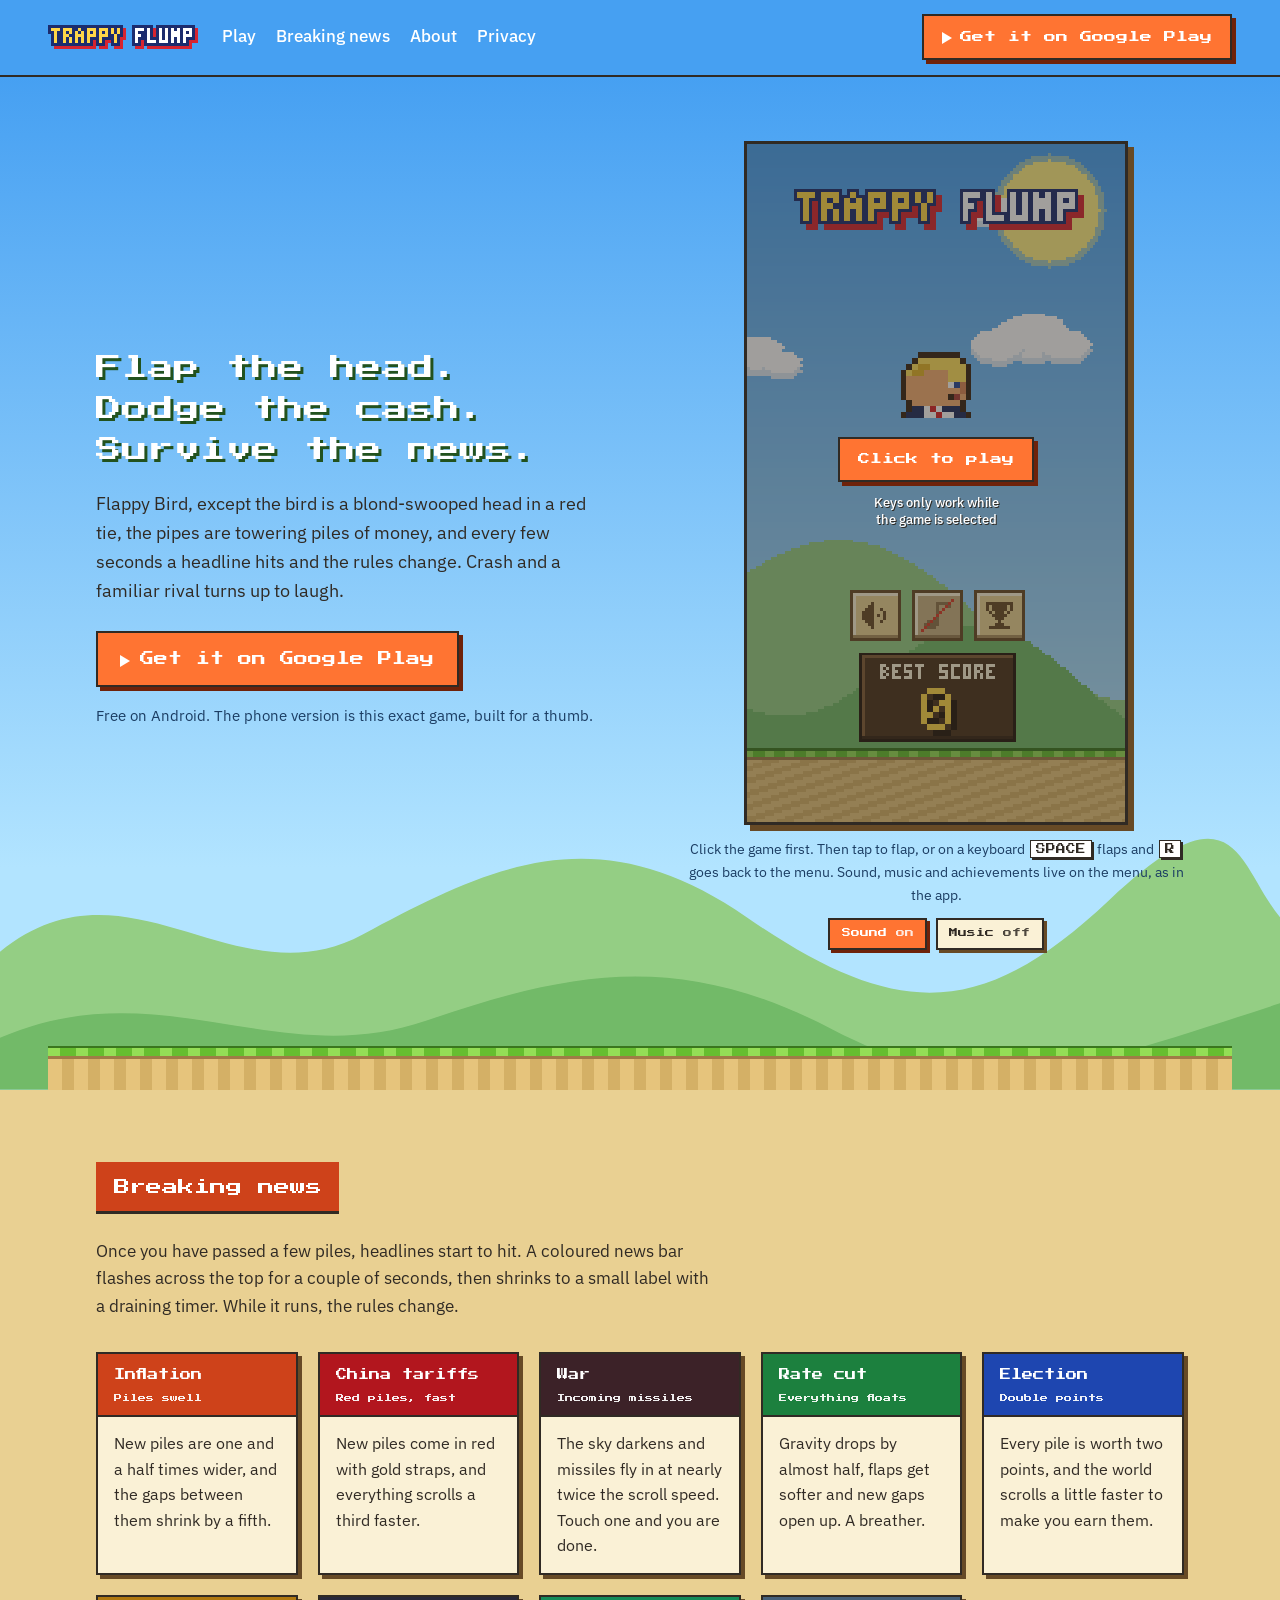
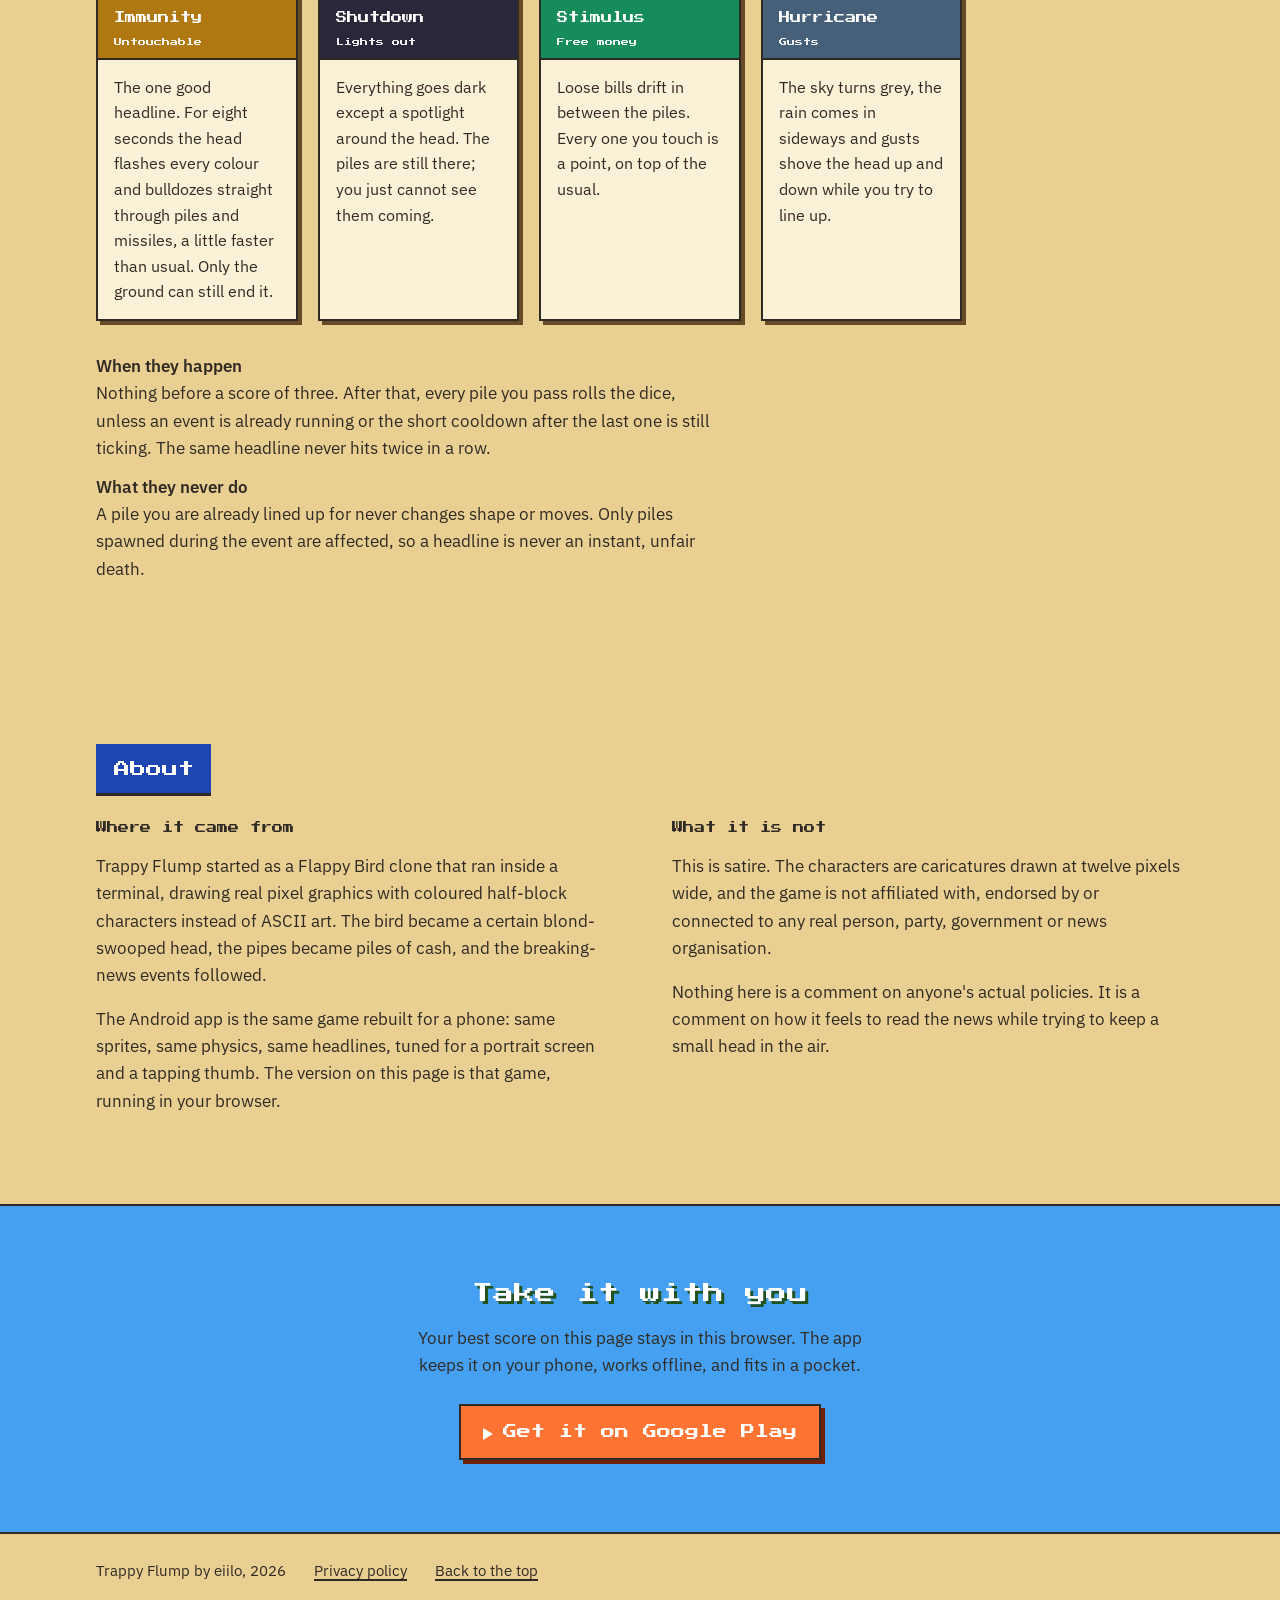
<file: index.html>
<!doctype html>
<html lang="en">
<head>
<meta charset="utf-8">
<meta name="viewport" content="width=device-width, initial-scale=1">
<title>Trappy Flump</title>
<meta name="description" content="Flappy Bird with a blond-swooped head, towering piles of cash and breaking news that changes the rules mid-flight. Play in your browser, then get it on Google Play.">
<meta property="og:title" content="Trappy Flump">
<meta property="og:description" content="Flap the head. Dodge the cash. Survive the news. Free on Android.">
<meta property="og:type" content="website">
<meta name="theme-color" content="#46a0f2">
<link rel="icon" href="favicon.svg" type="image/svg+xml">
<link rel="preconnect" href="https://fonts.googleapis.com">
<link rel="preconnect" href="https://fonts.gstatic.com" crossorigin>
<link href="https://fonts.googleapis.com/css2?family=IBM+Plex+Sans:wght@400;500;600&family=Press+Start+2P&display=swap" rel="stylesheet">
<link rel="stylesheet" href="style.css">
</head>
<body>

<header class="top">
	<a class="brand" href="#play"><img src="title.svg" alt="Trappy Flump" width="50" height="8"></a>
	<nav aria-label="Sections">
		<a href="#play">Play</a>
		<a href="#news">Breaking news</a>
		<a href="#about">About</a>
		<a href="privacy.html">Privacy</a>
	</nav>
	<a class="btn" href="https://play.google.com/store/apps/details?id=com.eiilo.games.trappyflump"><span class="play-glyph" aria-hidden="true"></span>Get it on Google Play</a>
</header>

<section class="hero" id="play">
	<div class="hero-grid">
		<div class="hero-copy">
			<h1>Flap the head. Dodge the cash. Survive the news.</h1>
			<p class="lede">Flappy Bird, except the bird is a blond-swooped head in a red tie, the pipes are towering piles of money, and every few seconds a headline hits and the rules change. Crash and a familiar rival turns up to laugh.</p>
			<a class="btn btn-big" href="https://play.google.com/store/apps/details?id=com.eiilo.games.trappyflump"><span class="play-glyph" aria-hidden="true"></span>Get it on Google Play</a>
			<p class="fine">Free on Android. The phone version is this exact game, built for a thumb.</p>
		</div>
		<div class="phone">
			<div class="frame" id="frame">
				<canvas id="game" width="128" height="228" tabindex="0" aria-label="Trappy Flump, playable. Click or tap the game once to give it focus, then tap or press space to flap.">Your browser cannot show the game. Get it on Google Play instead.</canvas>
				<div class="focus-hint" aria-hidden="true">
					<span class="focus-hint-label"><span class="fine-pointer">Click to play</span><span class="coarse-pointer">Tap to play</span></span>
					<span class="focus-hint-sub fine-pointer">Keys only work while the game is selected</span>
				</div>
			</div>
			<p class="controls">Click the game first. Then tap to flap, or on a keyboard <kbd>SPACE</kbd> flaps and <kbd>R</kbd> goes back to the menu. Sound, music and achievements live on the menu, as in the app.</p>
			<div class="audio-toggles" role="group" aria-label="Audio">
				<button type="button" class="toggle" id="toggle-sound" aria-pressed="true">Sound <span>on</span></button>
				<button type="button" class="toggle" id="toggle-music" aria-pressed="false">Music <span>off</span></button>
			</div>
		</div>
	</div>
	<svg class="hills" viewBox="0 0 1200 200" preserveAspectRatio="none" aria-hidden="true">
		<path fill="#94ce84" d="M0 120 C120 60 220 150 340 110 S560 40 700 100 S920 160 1040 90 S1160 70 1200 100 V200 H0 Z"/>
		<path fill="#72ba68" d="M0 170 C150 130 260 190 400 160 S640 120 780 165 S1000 190 1200 150 V200 H0 Z"/>
	</svg>
	<div class="ground" aria-hidden="true"></div>
</section>

<section class="section" id="news">
	<div class="inner">
		<h2 class="banner" style="--c:#ce421a">Breaking news</h2>
		<p>Once you have passed a few piles, headlines start to hit. A coloured news bar flashes across the top for a couple of seconds, then shrinks to a small label with a draining timer. While it runs, the rules change.</p>
		<ul class="events">
			<li style="--c:#ce421a"><h3>Inflation <small>Piles swell</small></h3><p>New piles are one and a half times wider, and the gaps between them shrink by a fifth.</p></li>
			<li style="--c:#b2161e"><h3>China tariffs <small>Red piles, fast</small></h3><p>New piles come in red with gold straps, and everything scrolls a third faster.</p></li>
			<li style="--c:#3c2228"><h3>War <small>Incoming missiles</small></h3><p>The sky darkens and missiles fly in at nearly twice the scroll speed. Touch one and you are done.</p></li>
			<li style="--c:#1c803e"><h3>Rate cut <small>Everything floats</small></h3><p>Gravity drops by almost half, flaps get softer and new gaps open up. A breather.</p></li>
			<li style="--c:#1e46b0"><h3>Election <small>Double points</small></h3><p>Every pile is worth two points, and the world scrolls a little faster to make you earn them.</p></li>
			<li style="--c:#b07810"><h3>Immunity <small>Untouchable</small></h3><p>The one good headline. For eight seconds the head flashes every colour and bulldozes straight through piles and missiles, a little faster than usual. Only the ground can still end it.</p></li>
			<li style="--c:#28283a"><h3>Shutdown <small>Lights out</small></h3><p>Everything goes dark except a spotlight around the head. The piles are still there; you just cannot see them coming.</p></li>
			<li style="--c:#168c5a"><h3>Stimulus <small>Free money</small></h3><p>Loose bills drift in between the piles. Every one you touch is a point, on top of the usual.</p></li>
			<li style="--c:#46607a"><h3>Hurricane <small>Gusts</small></h3><p>The sky turns grey, the rain comes in sideways and gusts shove the head up and down while you try to line up.</p></li>
		</ul>
		<dl class="rules">
			<dt>When they happen</dt>
			<dd>Nothing before a score of three. After that, every pile you pass rolls the dice, unless an event is already running or the short cooldown after the last one is still ticking. The same headline never hits twice in a row.</dd>
			<dt>What they never do</dt>
			<dd>A pile you are already lined up for never changes shape or moves. Only piles spawned during the event are affected, so a headline is never an instant, unfair death.</dd>
		</dl>
	</div>
</section>

<section class="section" id="about">
	<div class="inner">
		<h2 class="banner" style="--c:#1e46b0">About</h2>
		<div class="two-col">
			<div>
				<h3>Where it came from</h3>
				<p>Trappy Flump started as a Flappy Bird clone that ran inside a terminal, drawing real pixel graphics with coloured half-block characters instead of ASCII art. The bird became a certain blond-swooped head, the pipes became piles of cash, and the breaking-news events followed.</p>
				<p>The Android app is the same game rebuilt for a phone: same sprites, same physics, same headlines, tuned for a portrait screen and a tapping thumb. The version on this page is that game, running in your browser.</p>
			</div>
			<div>
				<h3>What it is not</h3>
				<p>This is satire. The characters are caricatures drawn at twelve pixels wide, and the game is not affiliated with, endorsed by or connected to any real person, party, government or news organisation.</p>
				<p>Nothing here is a comment on anyone's actual policies. It is a comment on how it feels to read the news while trying to keep a small head in the air.</p>
			</div>
		</div>
	</div>
</section>

<section class="section cta-band" id="get">
	<div class="inner">
		<h2>Take it with you</h2>
		<p>Your best score on this page stays in this browser. The app keeps it on your phone, works offline, and fits in a pocket.</p>
		<a class="btn btn-big" href="https://play.google.com/store/apps/details?id=com.eiilo.games.trappyflump"><span class="play-glyph" aria-hidden="true"></span>Get it on Google Play</a>
	</div>
</section>

<footer>
	<div class="inner">
		<span>Trappy Flump by eiilo, 2026</span>
		<a href="privacy.html">Privacy policy</a>
		<a href="#play">Back to the top</a>
	</div>
</footer>

<script src="game.js"></script>
<script src="audio.js"></script>
<script>
(function () {
	var canvas = document.getElementById("game");
	if (!canvas.getContext) return;
	var game = TrappyFlump.mount(canvas);
	var audio = TrappyAudio.attach(game, canvas);

	// The same switches as the game's menu buttons, for a keyboard or a
	// screen reader; both stay in step through audio.onchange.
	var renders = [];
	function bindToggle(id, key, setter) {
		var btn = document.getElementById(id);
		var label = btn.querySelector("span");
		function render() {
			var on = audio[key];
			btn.setAttribute("aria-pressed", on ? "true" : "false");
			btn.classList.toggle("off", !on);
			label.textContent = on ? "on" : "off";
		}
		btn.addEventListener("click", function () { setter(!audio[key]); canvas.focus({ preventScroll: true }); });
		renders.push(render);
		render();
	}
	bindToggle("toggle-sound", "sound", audio.setSound);
	bindToggle("toggle-music", "music", audio.setMusic);
	audio.onchange = function () { renders.forEach(function (r) { r(); }); };

	// Keys only reach the game while the canvas is focused. Show a
	// "click to play" overlay until it is, and nudge it when someone
	// presses a game key without having clicked the frame.
	var frame = document.getElementById("frame");
	var hint = frame.querySelector(".focus-hint");
	function setArmed(on) { frame.classList.toggle("armed", on); }
	canvas.addEventListener("focus", function () { setArmed(true); });
	canvas.addEventListener("blur", function () { setArmed(false); });
	canvas.addEventListener("pointerdown", function () { setArmed(true); });
	document.addEventListener("pointerdown", function (e) {
		if (!canvas.contains(e.target)) setArmed(false);
	});
	document.addEventListener("keydown", function (e) {
		if (frame.classList.contains("armed") || e.repeat) return;
		if (e.code !== "Space" && e.code !== "ArrowUp" && e.code !== "KeyW" && e.code !== "KeyR") return;
		var r = frame.getBoundingClientRect();
		if (r.bottom < 0 || r.top > window.innerHeight) return;
		hint.classList.remove("nudge");
		void hint.offsetWidth;
		hint.classList.add("nudge");
	});
	hint.addEventListener("animationend", function () { hint.classList.remove("nudge"); });

	// Scale the 128x228 canvas by a whole number so pixels stay square.
	var phone = canvas.closest(".phone");
	function fit() {
		var availW = Math.min(phone.clientWidth, window.innerWidth - 32);
		var availH = window.innerHeight * 0.78;
		var s = Math.floor(Math.min(availW / TrappyFlump.WIDTH, availH / TrappyFlump.HEIGHT));
		s = Math.max(2, Math.min(4, s));
		canvas.style.width = TrappyFlump.WIDTH * s + "px";
		canvas.style.height = TrappyFlump.HEIGHT * s + "px";
	}
	fit();
	window.addEventListener("resize", fit);
	if (window.ResizeObserver) new ResizeObserver(fit).observe(phone);
})();
</script>
</body>
</html>
</file>
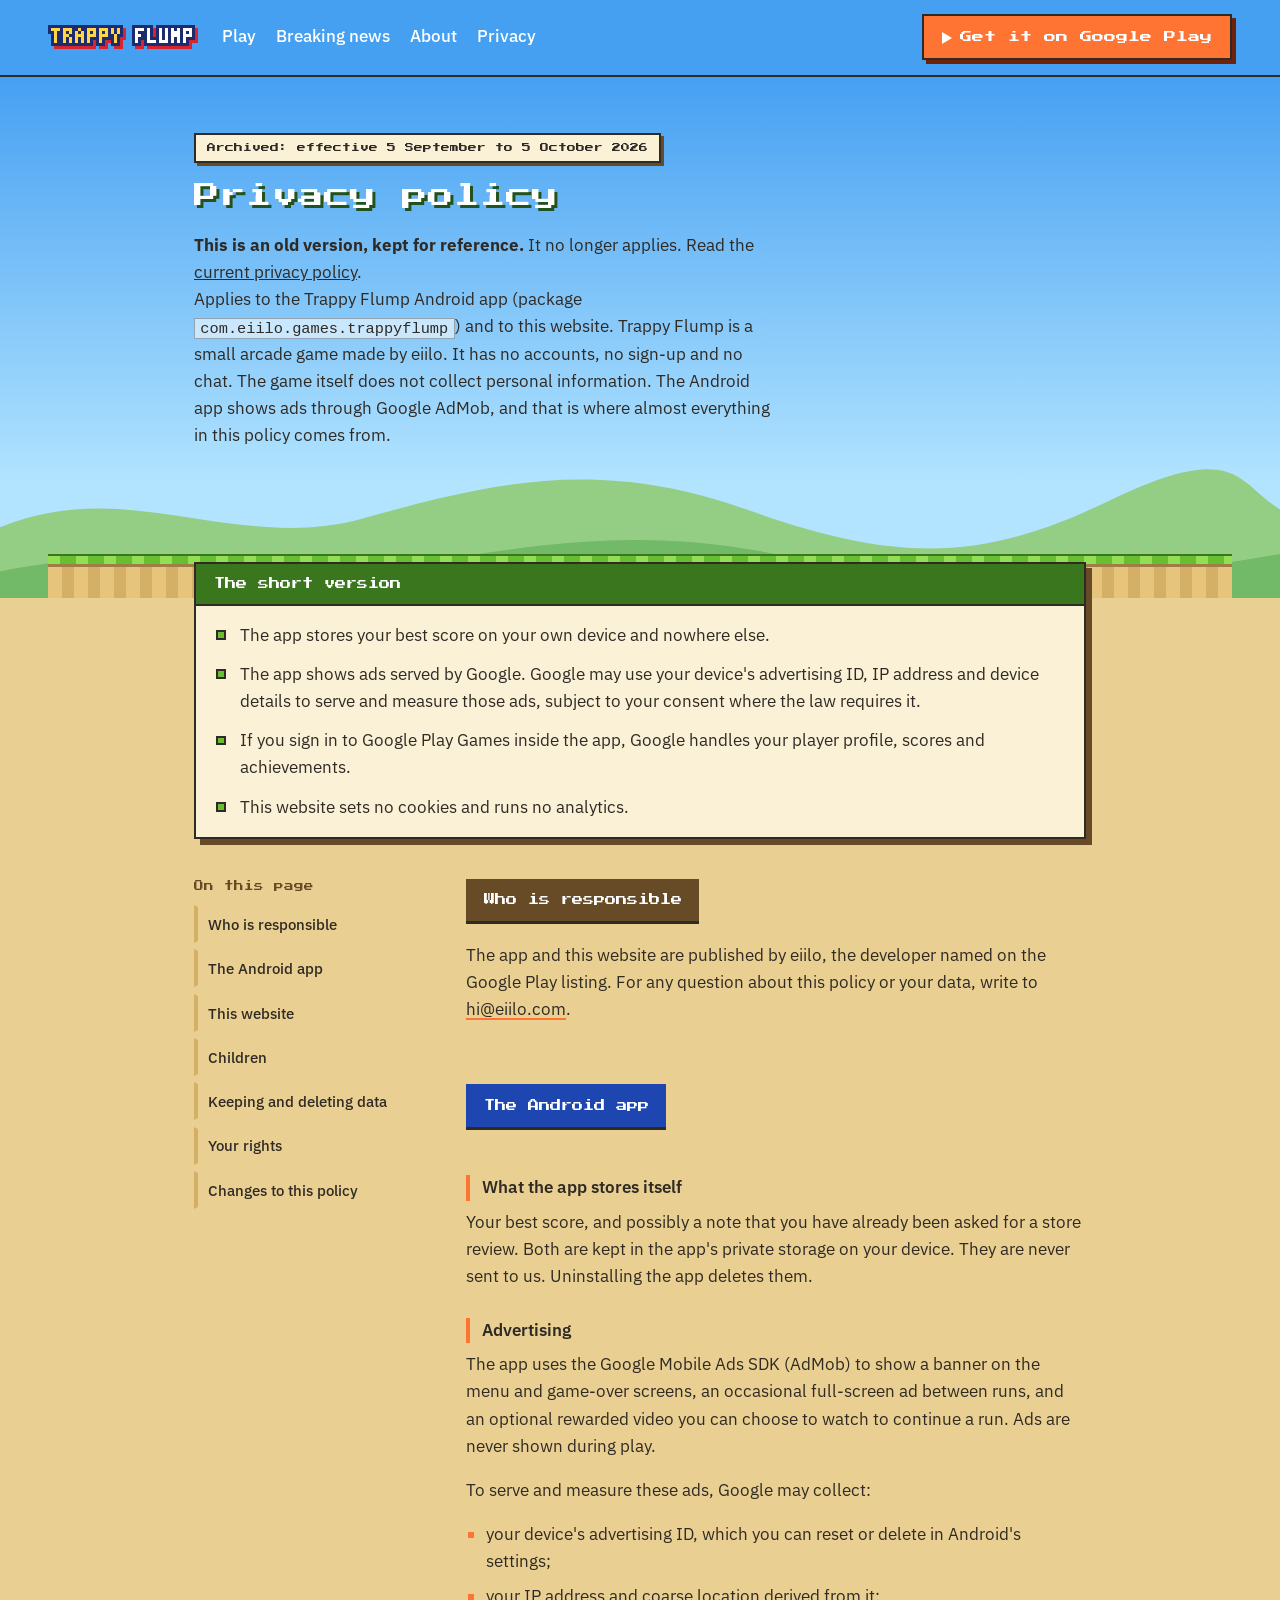
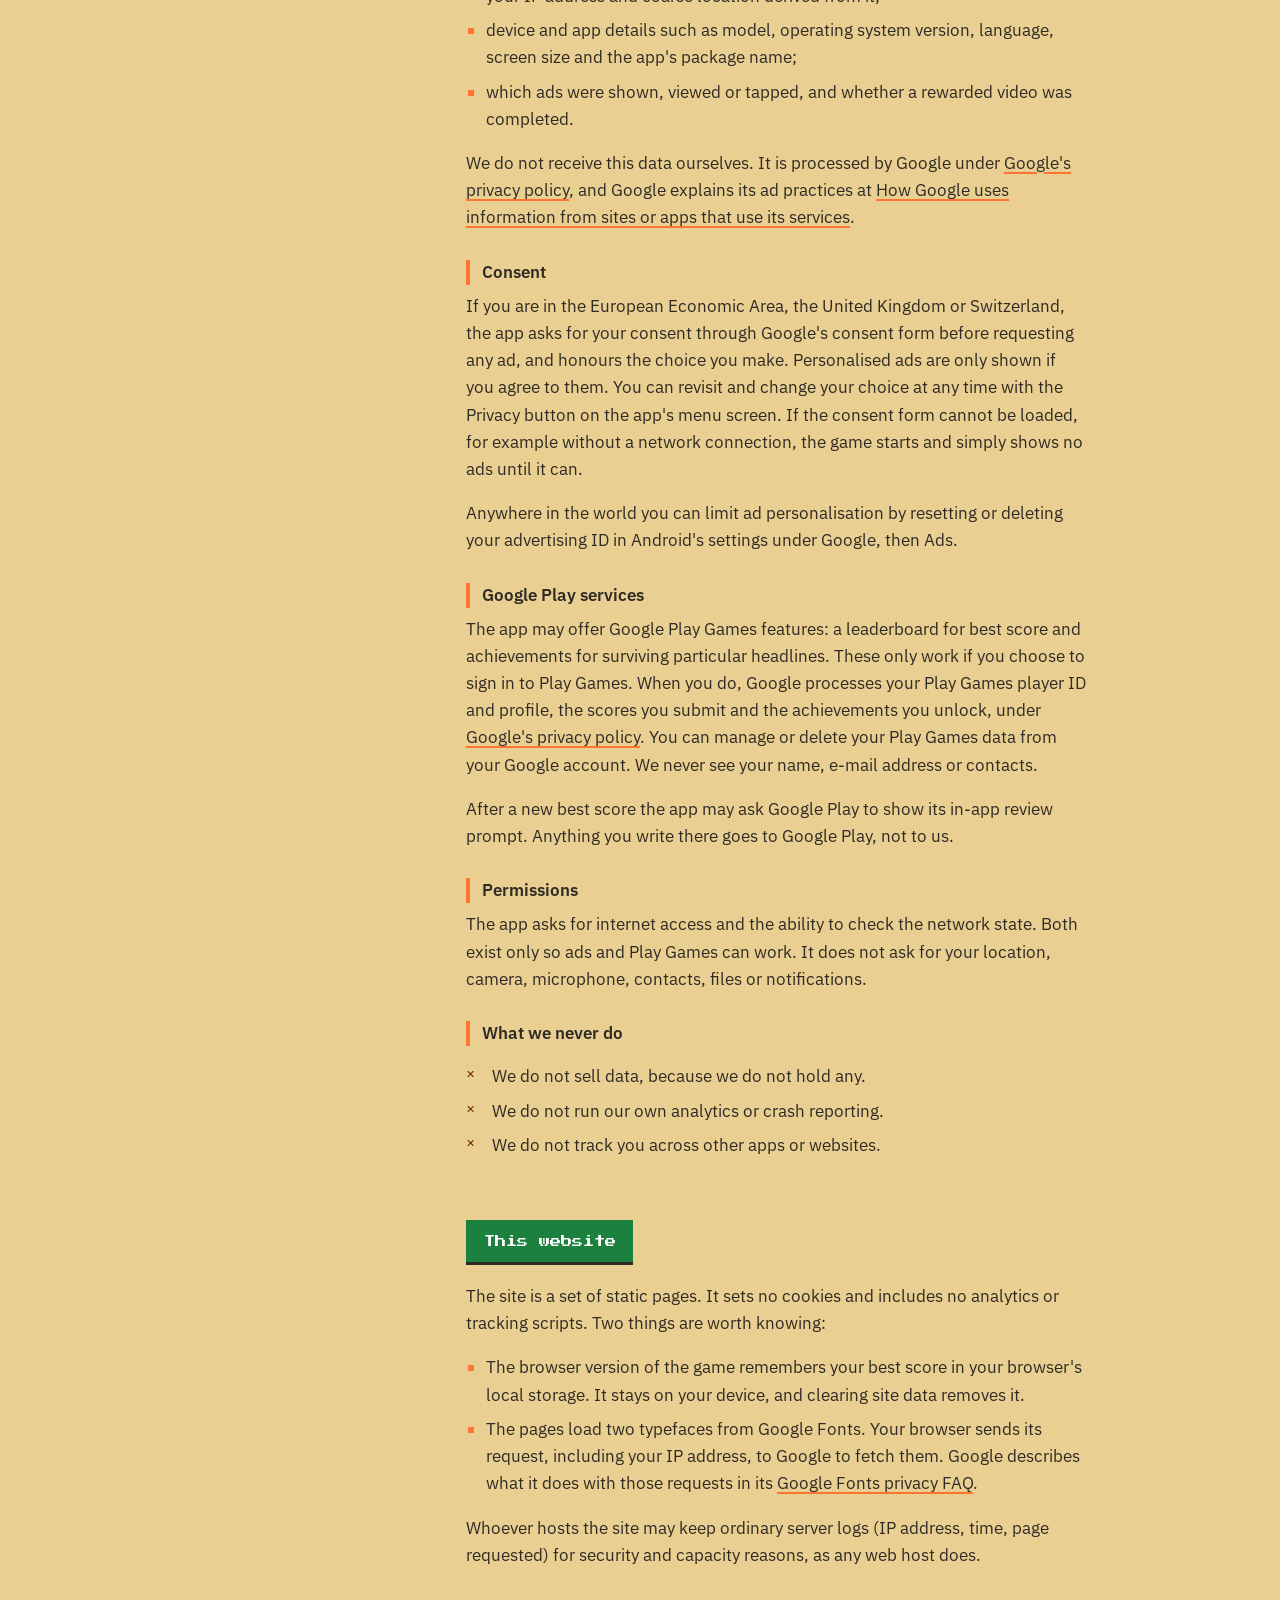
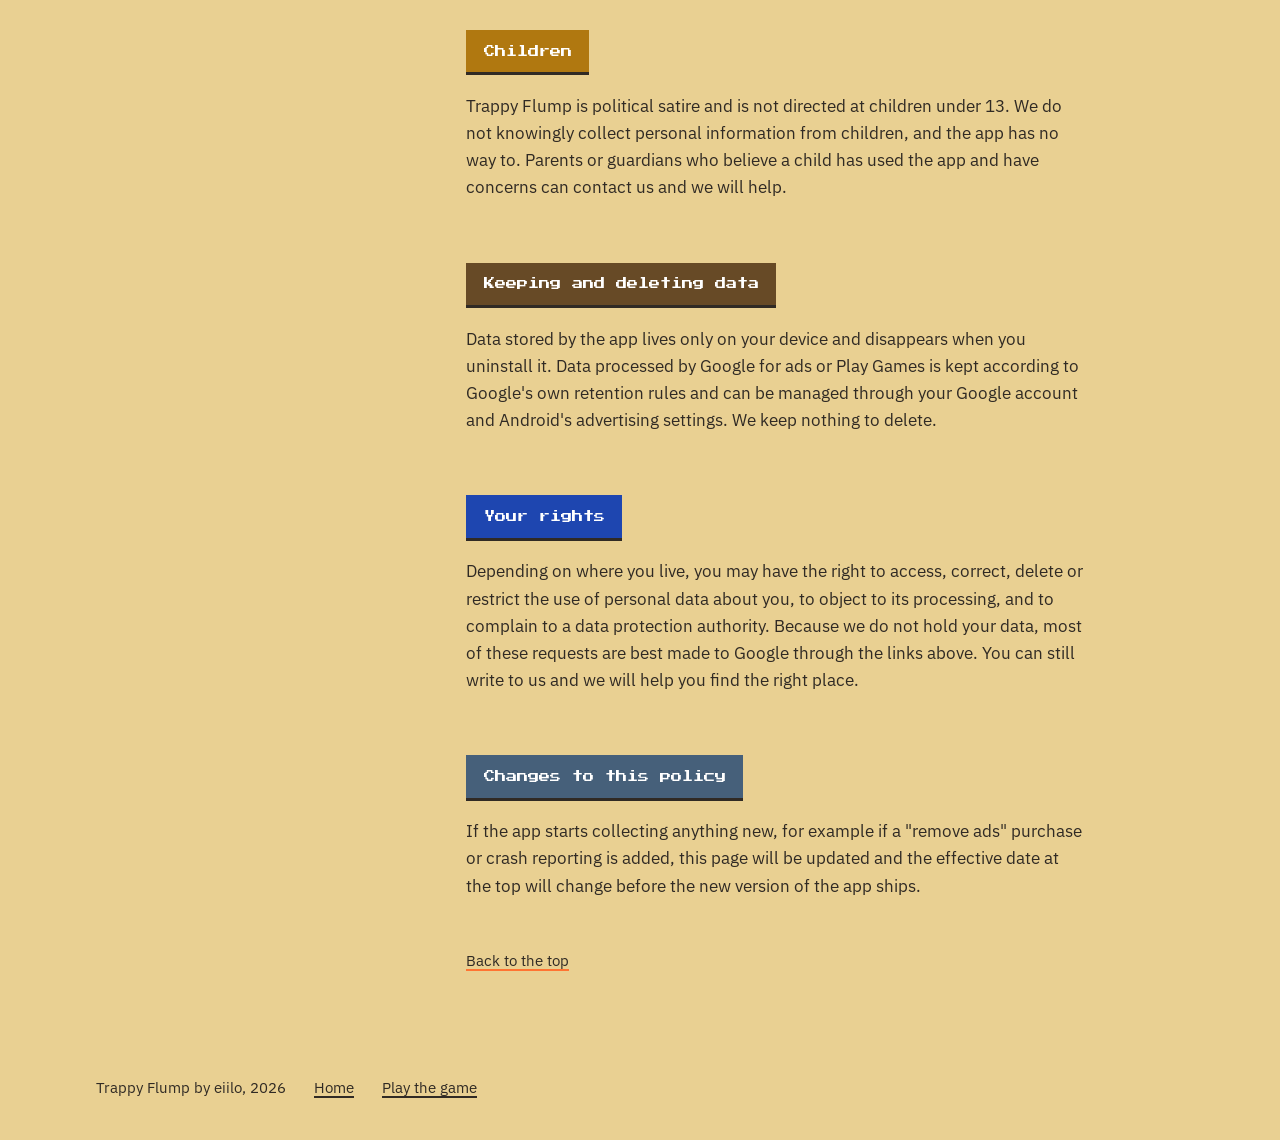
<file: privacy-2026-09-05.html>
<!doctype html>
<html lang="en">
<head>
<meta charset="utf-8">
<meta name="viewport" content="width=device-width, initial-scale=1">
<title>Privacy policy for Trappy Flump (5 September 2026, archived)</title>
<meta name="description" content="What the Trappy Flump Android app and website do with your data.">
<meta name="robots" content="noindex">
<meta name="theme-color" content="#46a0f2">
<link rel="icon" href="favicon.svg" type="image/svg+xml">
<link rel="preconnect" href="https://fonts.googleapis.com">
<link rel="preconnect" href="https://fonts.gstatic.com" crossorigin>
<link href="https://fonts.googleapis.com/css2?family=IBM+Plex+Sans:wght@400;500;600&family=Press+Start+2P&display=swap" rel="stylesheet">
<link rel="stylesheet" href="style.css">
</head>
<body>

<header class="top" id="top">
	<a class="brand" href="index.html"><img src="title.svg" alt="Trappy Flump" width="50" height="8"></a>
	<nav aria-label="Sections">
		<a href="index.html#play">Play</a>
		<a href="index.html#news">Breaking news</a>
		<a href="index.html#about">About</a>
		<a href="privacy.html">Privacy</a>
	</nav>
	<a class="btn" href="https://play.google.com/store/apps/details?id=com.eiilo.games.trappyflump"><span class="play-glyph" aria-hidden="true"></span>Get it on Google Play</a>
</header>

<main class="doc">
	<div class="doc-hero">
		<div class="doc-hero-inner">
			<p class="kicker"><span class="date">Archived: effective 5 September to 5 October 2026</span></p>
			<h1>Privacy policy</h1>
			<p class="lede"><strong>This is an old version, kept for reference.</strong> It no longer applies. Read the <a href="privacy.html">current privacy policy</a>.</p>
			<p class="lede">Applies to the Trappy Flump Android app (package <code>com.eiilo.games.trappyflump</code>) and to this website. Trappy Flump is a small arcade game made by eiilo. It has no accounts, no sign-up and no chat. The game itself does not collect personal information. The Android app shows ads through Google AdMob, and that is where almost everything in this policy comes from.</p>
		</div>
		<svg class="hills" viewBox="0 0 1200 200" preserveAspectRatio="none" aria-hidden="true">
			<path fill="#94ce84" d="M0 120 C120 60 220 150 340 110 S560 40 700 100 S920 160 1040 90 S1160 70 1200 100 V200 H0 Z"/>
			<path fill="#72ba68" d="M0 170 C150 130 260 190 400 160 S640 120 780 165 S1000 190 1200 150 V200 H0 Z"/>
		</svg>
		<div class="ground" aria-hidden="true"></div>
	</div>

	<div class="doc-body">
		<section class="summary" aria-labelledby="short">
			<h2 id="short" class="banner" style="--c:#3a761e">The short version</h2>
			<ul>
				<li>The app stores your best score on your own device and nowhere else.</li>
				<li>The app shows ads served by Google. Google may use your device's advertising ID, IP address and device details to serve and measure those ads, subject to your consent where the law requires it.</li>
				<li>If you sign in to Google Play Games inside the app, Google handles your player profile, scores and achievements.</li>
				<li>This website sets no cookies and runs no analytics.</li>
			</ul>
		</section>

		<nav class="toc" aria-labelledby="toc-title">
			<h2 id="toc-title">On this page</h2>
			<ol>
				<li><a href="#responsible">Who is responsible</a></li>
				<li><a href="#app">The Android app</a></li>
				<li><a href="#website">This website</a></li>
				<li><a href="#children">Children</a></li>
				<li><a href="#retention">Keeping and deleting data</a></li>
				<li><a href="#rights">Your rights</a></li>
				<li><a href="#changes">Changes to this policy</a></li>
			</ol>
		</nav>

		<article class="policy">
	<h2 id="responsible" class="banner">Who is responsible</h2>
	<p>The app and this website are published by eiilo, the developer named on the Google Play listing. For any question about this policy or your data, write to <a href="mailto:hi@eiilo.com">hi@eiilo.com</a>.</p>

	<h2 id="app" class="banner" style="--c:#1e46b0">The Android app</h2>

	<h3>What the app stores itself</h3>
	<p>Your best score, and possibly a note that you have already been asked for a store review. Both are kept in the app's private storage on your device. They are never sent to us. Uninstalling the app deletes them.</p>

	<h3>Advertising</h3>
	<p>The app uses the Google Mobile Ads SDK (AdMob) to show a banner on the menu and game-over screens, an occasional full-screen ad between runs, and an optional rewarded video you can choose to watch to continue a run. Ads are never shown during play.</p>
	<p>To serve and measure these ads, Google may collect:</p>
	<ul>
		<li>your device's advertising ID, which you can reset or delete in Android's settings;</li>
		<li>your IP address and coarse location derived from it;</li>
		<li>device and app details such as model, operating system version, language, screen size and the app's package name;</li>
		<li>which ads were shown, viewed or tapped, and whether a rewarded video was completed.</li>
	</ul>
	<p>We do not receive this data ourselves. It is processed by Google under <a href="https://policies.google.com/privacy">Google's privacy policy</a>, and Google explains its ad practices at <a href="https://policies.google.com/technologies/partner-sites">How Google uses information from sites or apps that use its services</a>.</p>

	<h3>Consent</h3>
	<p>If you are in the European Economic Area, the United Kingdom or Switzerland, the app asks for your consent through Google's consent form before requesting any ad, and honours the choice you make. Personalised ads are only shown if you agree to them. You can revisit and change your choice at any time with the Privacy button on the app's menu screen. If the consent form cannot be loaded, for example without a network connection, the game starts and simply shows no ads until it can.</p>
	<p>Anywhere in the world you can limit ad personalisation by resetting or deleting your advertising ID in Android's settings under Google, then Ads.</p>

	<h3>Google Play services</h3>
	<p>The app may offer Google Play Games features: a leaderboard for best score and achievements for surviving particular headlines. These only work if you choose to sign in to Play Games. When you do, Google processes your Play Games player ID and profile, the scores you submit and the achievements you unlock, under <a href="https://policies.google.com/privacy">Google's privacy policy</a>. You can manage or delete your Play Games data from your Google account. We never see your name, e-mail address or contacts.</p>
	<p>After a new best score the app may ask Google Play to show its in-app review prompt. Anything you write there goes to Google Play, not to us.</p>

	<h3>Permissions</h3>
	<p>The app asks for internet access and the ability to check the network state. Both exist only so ads and Play Games can work. It does not ask for your location, camera, microphone, contacts, files or notifications.</p>

	<h3>What we never do</h3>
	<ul class="never">
		<li>We do not sell data, because we do not hold any.</li>
		<li>We do not run our own analytics or crash reporting.</li>
		<li>We do not track you across other apps or websites.</li>
	</ul>

	<h2 id="website" class="banner" style="--c:#1c803e">This website</h2>
	<p>The site is a set of static pages. It sets no cookies and includes no analytics or tracking scripts. Two things are worth knowing:</p>
	<ul>
		<li>The browser version of the game remembers your best score in your browser's local storage. It stays on your device, and clearing site data removes it.</li>
		<li>The pages load two typefaces from Google Fonts. Your browser sends its request, including your IP address, to Google to fetch them. Google describes what it does with those requests in its <a href="https://developers.google.com/fonts/faq/privacy">Google Fonts privacy FAQ</a>.</li>
	</ul>
	<p>Whoever hosts the site may keep ordinary server logs (IP address, time, page requested) for security and capacity reasons, as any web host does.</p>

	<h2 id="children" class="banner" style="--c:#b07810">Children</h2>
	<p>Trappy Flump is political satire and is not directed at children under 13. We do not knowingly collect personal information from children, and the app has no way to. Parents or guardians who believe a child has used the app and have concerns can contact us and we will help.</p>

	<h2 id="retention" class="banner">Keeping and deleting data</h2>
	<p>Data stored by the app lives only on your device and disappears when you uninstall it. Data processed by Google for ads or Play Games is kept according to Google's own retention rules and can be managed through your Google account and Android's advertising settings. We keep nothing to delete.</p>

	<h2 id="rights" class="banner" style="--c:#1e46b0">Your rights</h2>
	<p>Depending on where you live, you may have the right to access, correct, delete or restrict the use of personal data about you, to object to its processing, and to complain to a data protection authority. Because we do not hold your data, most of these requests are best made to Google through the links above. You can still write to us and we will help you find the right place.</p>

	<h2 id="changes" class="banner" style="--c:#46607a">Changes to this policy</h2>
	<p>If the app starts collecting anything new, for example if a "remove ads" purchase or crash reporting is added, this page will be updated and the effective date at the top will change before the new version of the app ships.</p>
	<p class="top-link"><a href="#top">Back to the top</a></p>
		</article>
	</div>
</main>

<footer>
	<div class="inner">
		<span>Trappy Flump by eiilo, 2026</span>
		<a href="index.html">Home</a>
		<a href="index.html#play">Play the game</a>
	</div>
</footer>
</body>
</html>
</file>
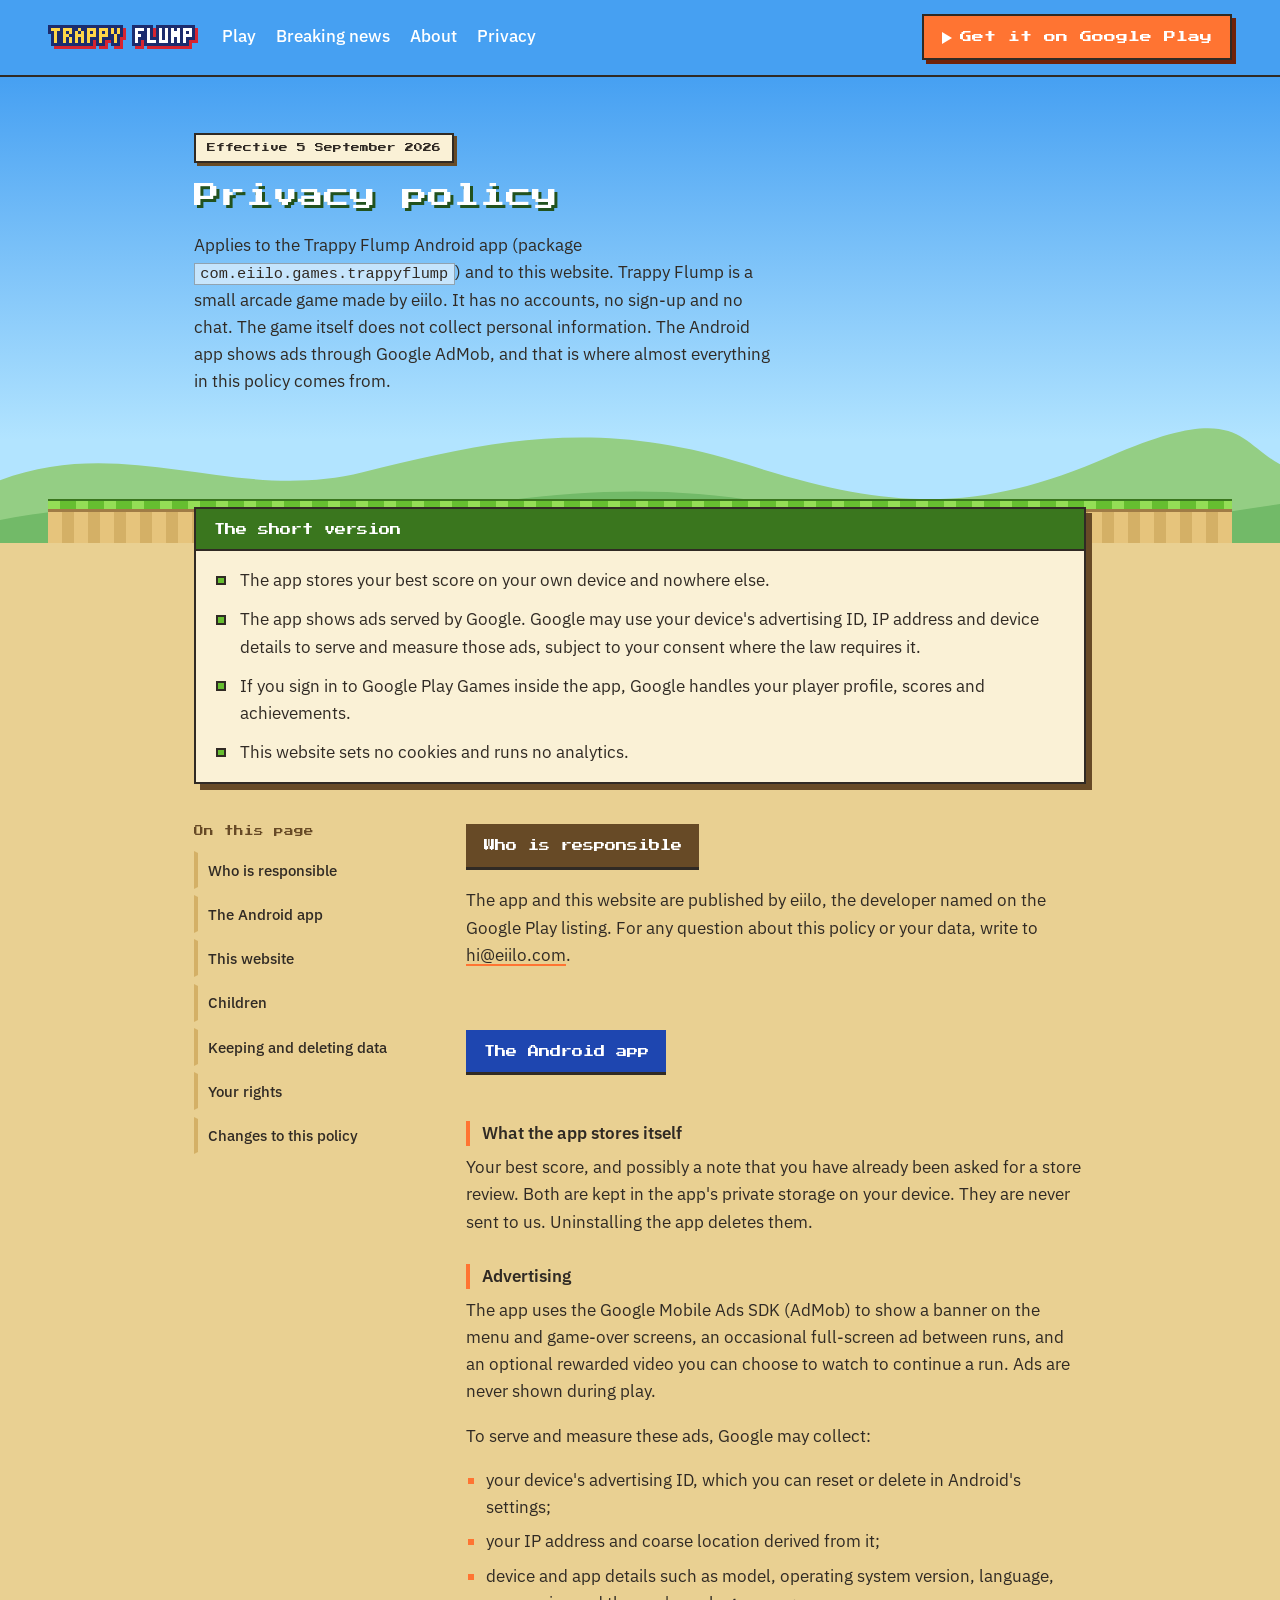
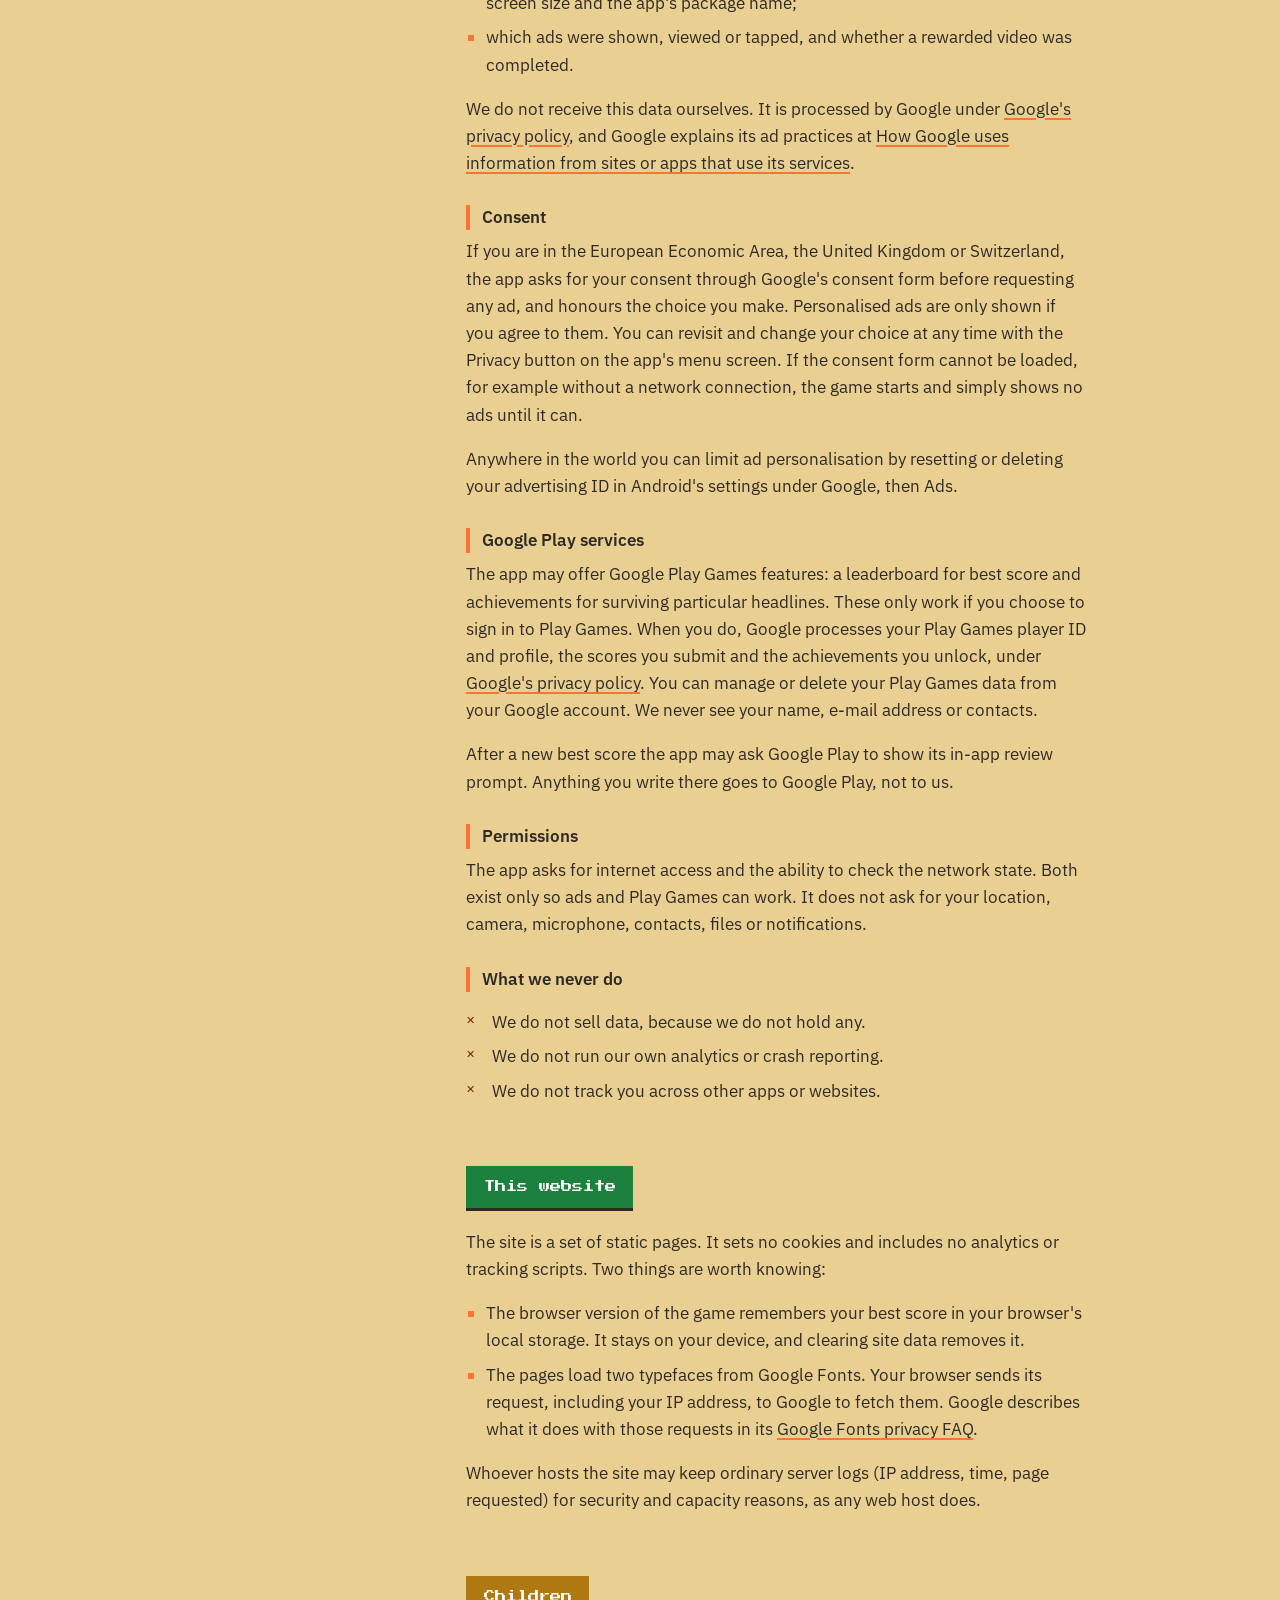
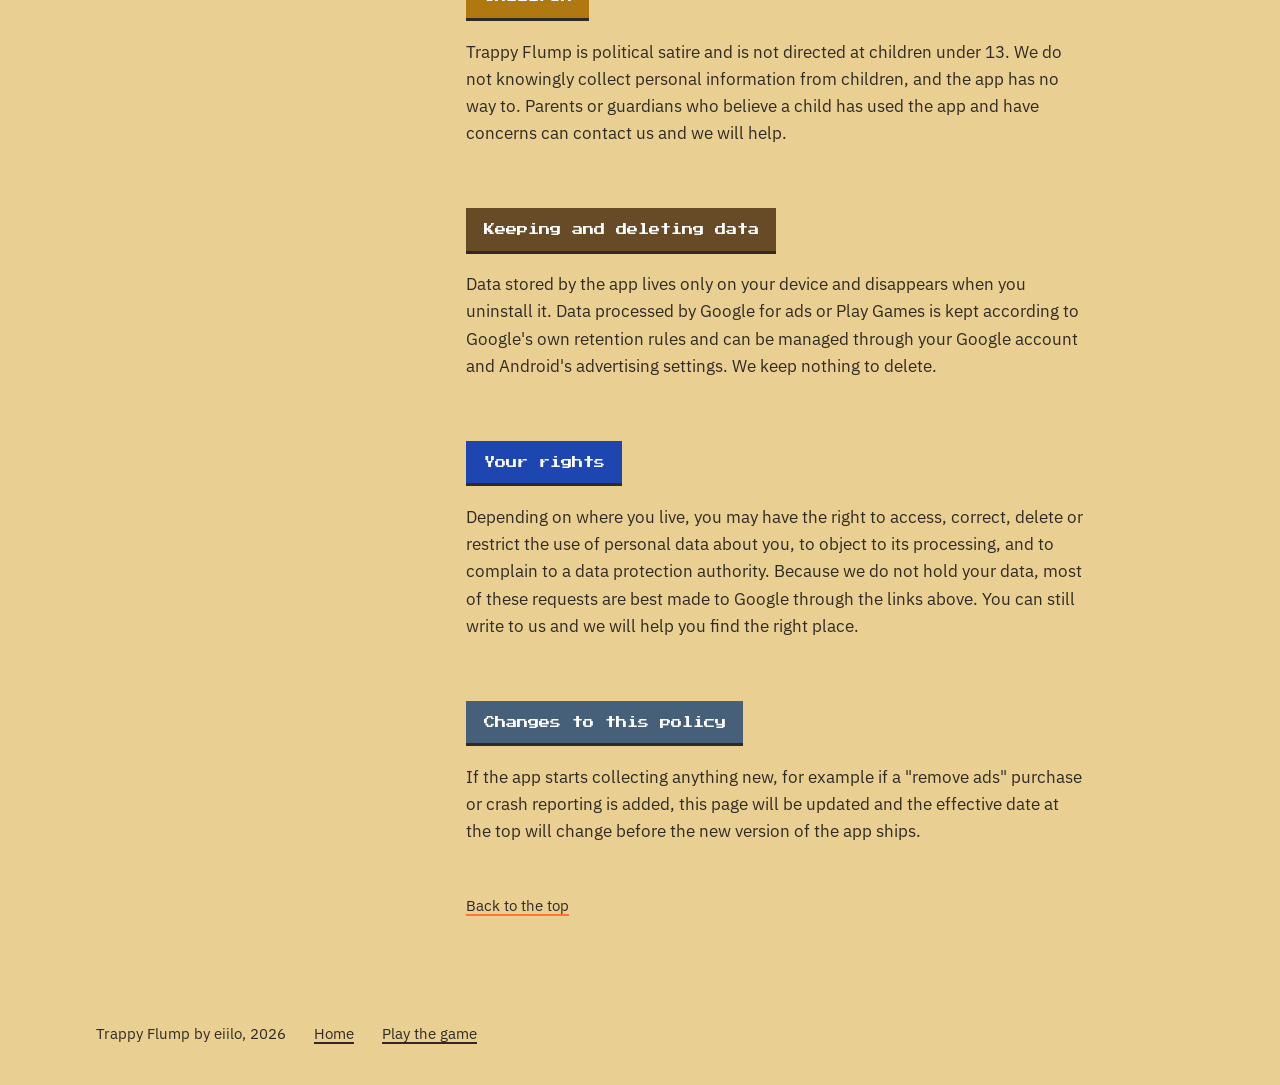
<file: privacy.html>
<!doctype html>
<html lang="en">
<head>
<meta charset="utf-8">
<meta name="viewport" content="width=device-width, initial-scale=1">
<title>Privacy policy for Trappy Flump</title>
<meta name="description" content="What the Trappy Flump Android app and website do with your data.">
<meta name="theme-color" content="#46a0f2">
<link rel="icon" href="favicon.svg" type="image/svg+xml">
<link rel="preconnect" href="https://fonts.googleapis.com">
<link rel="preconnect" href="https://fonts.gstatic.com" crossorigin>
<link href="https://fonts.googleapis.com/css2?family=IBM+Plex+Sans:wght@400;500;600&family=Press+Start+2P&display=swap" rel="stylesheet">
<link rel="stylesheet" href="style.css">
</head>
<body>

<header class="top" id="top">
	<a class="brand" href="index.html"><img src="title.svg" alt="Trappy Flump" width="50" height="8"></a>
	<nav aria-label="Sections">
		<a href="index.html#play">Play</a>
		<a href="index.html#news">Breaking news</a>
		<a href="index.html#about">About</a>
		<a href="privacy.html" aria-current="page">Privacy</a>
	</nav>
	<a class="btn" href="https://play.google.com/store/apps/details?id=com.eiilo.games.trappyflump"><span class="play-glyph" aria-hidden="true"></span>Get it on Google Play</a>
</header>

<main class="doc">
	<div class="doc-hero">
		<div class="doc-hero-inner">
			<p class="kicker"><span class="date">Effective 5 September 2026</span></p>
			<h1>Privacy policy</h1>
			<p class="lede">Applies to the Trappy Flump Android app (package <code>com.eiilo.games.trappyflump</code>) and to this website. Trappy Flump is a small arcade game made by eiilo. It has no accounts, no sign-up and no chat. The game itself does not collect personal information. The Android app shows ads through Google AdMob, and that is where almost everything in this policy comes from.</p>
		</div>
		<svg class="hills" viewBox="0 0 1200 200" preserveAspectRatio="none" aria-hidden="true">
			<path fill="#94ce84" d="M0 120 C120 60 220 150 340 110 S560 40 700 100 S920 160 1040 90 S1160 70 1200 100 V200 H0 Z"/>
			<path fill="#72ba68" d="M0 170 C150 130 260 190 400 160 S640 120 780 165 S1000 190 1200 150 V200 H0 Z"/>
		</svg>
		<div class="ground" aria-hidden="true"></div>
	</div>

	<div class="doc-body">
		<section class="summary" aria-labelledby="short">
			<h2 id="short" class="banner" style="--c:#3a761e">The short version</h2>
			<ul>
				<li>The app stores your best score on your own device and nowhere else.</li>
				<li>The app shows ads served by Google. Google may use your device's advertising ID, IP address and device details to serve and measure those ads, subject to your consent where the law requires it.</li>
				<li>If you sign in to Google Play Games inside the app, Google handles your player profile, scores and achievements.</li>
				<li>This website sets no cookies and runs no analytics.</li>
			</ul>
		</section>

		<nav class="toc" aria-labelledby="toc-title">
			<h2 id="toc-title">On this page</h2>
			<ol>
				<li><a href="#responsible">Who is responsible</a></li>
				<li><a href="#app">The Android app</a></li>
				<li><a href="#website">This website</a></li>
				<li><a href="#children">Children</a></li>
				<li><a href="#retention">Keeping and deleting data</a></li>
				<li><a href="#rights">Your rights</a></li>
				<li><a href="#changes">Changes to this policy</a></li>
			</ol>
		</nav>

		<article class="policy">
	<h2 id="responsible" class="banner">Who is responsible</h2>
	<p>The app and this website are published by eiilo, the developer named on the Google Play listing. For any question about this policy or your data, write to <a href="mailto:hi@eiilo.com">hi@eiilo.com</a>.</p>

	<h2 id="app" class="banner" style="--c:#1e46b0">The Android app</h2>

	<h3>What the app stores itself</h3>
	<p>Your best score, and possibly a note that you have already been asked for a store review. Both are kept in the app's private storage on your device. They are never sent to us. Uninstalling the app deletes them.</p>

	<h3>Advertising</h3>
	<p>The app uses the Google Mobile Ads SDK (AdMob) to show a banner on the menu and game-over screens, an occasional full-screen ad between runs, and an optional rewarded video you can choose to watch to continue a run. Ads are never shown during play.</p>
	<p>To serve and measure these ads, Google may collect:</p>
	<ul>
		<li>your device's advertising ID, which you can reset or delete in Android's settings;</li>
		<li>your IP address and coarse location derived from it;</li>
		<li>device and app details such as model, operating system version, language, screen size and the app's package name;</li>
		<li>which ads were shown, viewed or tapped, and whether a rewarded video was completed.</li>
	</ul>
	<p>We do not receive this data ourselves. It is processed by Google under <a href="https://policies.google.com/privacy">Google's privacy policy</a>, and Google explains its ad practices at <a href="https://policies.google.com/technologies/partner-sites">How Google uses information from sites or apps that use its services</a>.</p>

	<h3>Consent</h3>
	<p>If you are in the European Economic Area, the United Kingdom or Switzerland, the app asks for your consent through Google's consent form before requesting any ad, and honours the choice you make. Personalised ads are only shown if you agree to them. You can revisit and change your choice at any time with the Privacy button on the app's menu screen. If the consent form cannot be loaded, for example without a network connection, the game starts and simply shows no ads until it can.</p>
	<p>Anywhere in the world you can limit ad personalisation by resetting or deleting your advertising ID in Android's settings under Google, then Ads.</p>

	<h3>Google Play services</h3>
	<p>The app may offer Google Play Games features: a leaderboard for best score and achievements for surviving particular headlines. These only work if you choose to sign in to Play Games. When you do, Google processes your Play Games player ID and profile, the scores you submit and the achievements you unlock, under <a href="https://policies.google.com/privacy">Google's privacy policy</a>. You can manage or delete your Play Games data from your Google account. We never see your name, e-mail address or contacts.</p>
	<p>After a new best score the app may ask Google Play to show its in-app review prompt. Anything you write there goes to Google Play, not to us.</p>

	<h3>Permissions</h3>
	<p>The app asks for internet access and the ability to check the network state. Both exist only so ads and Play Games can work. It does not ask for your location, camera, microphone, contacts, files or notifications.</p>

	<h3>What we never do</h3>
	<ul class="never">
		<li>We do not sell data, because we do not hold any.</li>
		<li>We do not run our own analytics or crash reporting.</li>
		<li>We do not track you across other apps or websites.</li>
	</ul>

	<h2 id="website" class="banner" style="--c:#1c803e">This website</h2>
	<p>The site is a set of static pages. It sets no cookies and includes no analytics or tracking scripts. Two things are worth knowing:</p>
	<ul>
		<li>The browser version of the game remembers your best score in your browser's local storage. It stays on your device, and clearing site data removes it.</li>
		<li>The pages load two typefaces from Google Fonts. Your browser sends its request, including your IP address, to Google to fetch them. Google describes what it does with those requests in its <a href="https://developers.google.com/fonts/faq/privacy">Google Fonts privacy FAQ</a>.</li>
	</ul>
	<p>Whoever hosts the site may keep ordinary server logs (IP address, time, page requested) for security and capacity reasons, as any web host does.</p>

	<h2 id="children" class="banner" style="--c:#b07810">Children</h2>
	<p>Trappy Flump is political satire and is not directed at children under 13. We do not knowingly collect personal information from children, and the app has no way to. Parents or guardians who believe a child has used the app and have concerns can contact us and we will help.</p>

	<h2 id="retention" class="banner">Keeping and deleting data</h2>
	<p>Data stored by the app lives only on your device and disappears when you uninstall it. Data processed by Google for ads or Play Games is kept according to Google's own retention rules and can be managed through your Google account and Android's advertising settings. We keep nothing to delete.</p>

	<h2 id="rights" class="banner" style="--c:#1e46b0">Your rights</h2>
	<p>Depending on where you live, you may have the right to access, correct, delete or restrict the use of personal data about you, to object to its processing, and to complain to a data protection authority. Because we do not hold your data, most of these requests are best made to Google through the links above. You can still write to us and we will help you find the right place.</p>

	<h2 id="changes" class="banner" style="--c:#46607a">Changes to this policy</h2>
	<p>If the app starts collecting anything new, for example if a "remove ads" purchase or crash reporting is added, this page will be updated and the effective date at the top will change before the new version of the app ships.</p>
	<p class="top-link"><a href="#top">Back to the top</a></p>
		</article>
	</div>
</main>

<footer>
	<div class="inner">
		<span>Trappy Flump by eiilo, 2026</span>
		<a href="index.html">Home</a>
		<a href="index.html#play">Play the game</a>
	</div>
</footer>
</body>
</html>
</file>
<file: style.css>
/* Trappy Flump site. Palette and hard-edged shapes come straight from the
   game: sky, sand panel, ink outlines, the orange of the in-game button. */

:root {
	--sky: #46a0f2;
	--sky-lo: #b2e4ff;
	--sand: #e9d092;
	--sand-lo: #faf1d6;
	--ink: #302a24;
	--bark: #674a26;
	--orange: #ff7432;
	--orange-dk: #6e220a;
	--grass: #66be30;
	--grass-lt: #94de56;
	--grass-dk: #3a761e;
	--dirt-a: #e6c47c;
	--dirt-b: #d4b066;
	--dirt-line: #a07c46;
	--display: "Press Start 2P", "Courier New", monospace;
	--body: "IBM Plex Sans", "Helvetica Neue", Arial, sans-serif;
	--measure: 62ch;
	--gutter: clamp(1.25rem, 4vw, 3rem);
}

*, *::before, *::after { box-sizing: border-box; }

html { scroll-behavior: smooth; }
@media (prefers-reduced-motion: reduce) { html { scroll-behavior: auto; } }

body {
	margin: 0;
	background: var(--sand);
	color: var(--ink);
	font-family: var(--body);
	font-size: 1.0625rem;
	line-height: 1.6;
}

a { color: inherit; }
a:focus-visible, button:focus-visible, canvas:focus-visible {
	outline: 3px dashed var(--ink);
	outline-offset: 3px;
}

h1, h2, h3 { font-family: var(--display); font-weight: 400; line-height: 1.5; margin: 0; }
p { margin: 0 0 1em; max-width: var(--measure); }

/* ---- buttons: the in-game "continue" button, blown up ---- */
.btn {
	display: inline-block;
	font-family: var(--display);
	font-size: 0.75rem;
	line-height: 1;
	text-decoration: none;
	color: #fff;
	background: var(--orange);
	border: 2px solid var(--ink);
	box-shadow: 4px 4px 0 var(--orange-dk);
	padding: 0.9rem 1.1rem;
	white-space: nowrap;
}
.btn:hover { background: #ff8a52; }
.btn:active { transform: translate(2px, 2px); box-shadow: 2px 2px 0 var(--orange-dk); }
.btn-big { font-size: 0.875rem; padding: 1.15rem 1.4rem; }
.btn .play-glyph {
	display: inline-block; width: 0; height: 0; vertical-align: -1px; margin-right: 0.7em;
	border-style: solid; border-width: 6px 0 6px 10px; border-color: transparent transparent transparent #fff;
}

/* ---- header ---- */
.top {
	background: var(--sky);
	border-bottom: 2px solid var(--ink);
	padding: 0.9rem var(--gutter);
	display: flex; flex-wrap: wrap; align-items: center; gap: 0.9rem 1.5rem;
}
/* the in-game title lettering itself (title.svg, from tools/title.js): 50x8
   game pixels, scaled by a whole number so every pixel stays square */
.brand { display: block; line-height: 0; }
.brand img { display: block; width: auto; height: 24px; image-rendering: pixelated; image-rendering: crisp-edges; }
@media (max-width: 400px) { .brand img { height: 16px; } }
.top nav { display: flex; gap: 1.25rem; flex-wrap: wrap; margin-right: auto; }
.top nav a { color: #fff; text-decoration: none; font-weight: 500; border-bottom: 2px solid transparent; }
.top nav a:hover { border-bottom-color: #fff; }

/* ---- hero: the sky, with the game in it ---- */
.hero {
	position: relative;
	background: linear-gradient(var(--sky), var(--sky-lo) 78%);
	padding: clamp(2rem, 5vw, 4rem) var(--gutter) 0;
	overflow: hidden;
}
.hero-grid {
	position: relative; z-index: 2;
	display: grid; grid-template-columns: minmax(0, 1fr) auto;
	gap: 2rem clamp(2rem, 6vw, 5rem);
	align-items: center;
	max-width: 68rem; margin: 0 auto;
	padding-bottom: clamp(3rem, 8vw, 6rem);
}
.hero h1 {
	font-size: clamp(1.05rem, 2.6vw, 1.6rem); line-height: 1.6;
	color: #fff; text-shadow: 3px 3px 0 #22521e;
	max-width: 22ch; margin-bottom: 1.25rem;
}
.hero-copy p { color: var(--ink); font-size: 1.125rem; }
.hero-copy .lede { max-width: 46ch; }
.hero-copy .btn { margin: 0.5rem 0 1rem; }
.hero-copy .fine { font-size: 0.95rem; color: #1b3d63; }

.phone { display: flex; flex-direction: column; align-items: center; gap: 0.75rem; }
.phone canvas {
	display: block;
	width: 256px; height: 456px;
	image-rendering: pixelated; image-rendering: crisp-edges;
	border: 3px solid var(--ink);
	box-shadow: 6px 6px 0 var(--bark);
	background: var(--sky);
	touch-action: manipulation;
	cursor: pointer;
}
.frame { position: relative; }

/* Until the game is clicked, keys go to the page, not the game. Say so
   right on top of the frame; the click that dismisses it also flaps. */
.focus-hint {
	position: absolute; inset: 3px;
	display: flex; flex-direction: column; align-items: center; justify-content: center; gap: 0.75rem;
	background: rgba(48, 42, 36, 0.45);
	pointer-events: none;
	text-align: center;
	padding: 1rem;
}
.frame.armed .focus-hint { display: none; }
.focus-hint-label {
	font-family: var(--display); font-size: 0.75rem; line-height: 1; color: #fff;
	background: var(--orange); border: 2px solid var(--ink); box-shadow: 4px 4px 0 var(--orange-dk);
	padding: 0.9rem 1.1rem;
	animation: hint-bob 1.2s ease-in-out infinite;
}
.focus-hint-sub { font-size: 0.8rem; font-weight: 500; color: #fff; text-shadow: 1px 1px 0 var(--ink); max-width: 16ch; line-height: 1.35; }
.coarse-pointer { display: none; }
@media (hover: none) and (pointer: coarse) {
	.fine-pointer { display: none; }
	.coarse-pointer { display: inline; }
}
.focus-hint.nudge .focus-hint-label { animation: hint-shake 0.45s ease-out; }
@keyframes hint-bob { 0%, 100% { transform: translateY(0); } 50% { transform: translateY(-4px); } }
@keyframes hint-shake {
	0%, 100% { transform: translateX(0); }
	20% { transform: translateX(-8px) scale(1.08); }
	40% { transform: translateX(8px) scale(1.08); }
	60% { transform: translateX(-5px) scale(1.04); }
	80% { transform: translateX(5px); }
}
@media (prefers-reduced-motion: reduce) {
	.focus-hint-label, .focus-hint.nudge .focus-hint-label { animation: none; }
}

.controls { font-size: 0.9rem; color: #1b3d63; margin: 0; text-align: center; }
.audio-toggles { display: flex; gap: 0.6rem; }
.toggle {
	font-family: var(--display); font-size: 0.55rem; line-height: 1; cursor: pointer;
	color: #fff; background: var(--orange); border: 2px solid var(--ink); box-shadow: 3px 3px 0 var(--orange-dk);
	padding: 0.6rem 0.7rem;
}
.toggle span { opacity: 0.85; }
.toggle.off { background: var(--sand-lo); color: var(--ink); box-shadow: 3px 3px 0 var(--bark); }
.toggle:active { transform: translate(2px, 2px); box-shadow: 1px 1px 0 var(--orange-dk); }
.controls kbd {
	font-family: var(--display); font-size: 0.6rem; background: #fff; color: var(--ink);
	border: 1px solid var(--ink); box-shadow: 2px 2px 0 var(--ink); padding: 3px 5px; margin: 0 2px;
}

.hills { position: absolute; left: 0; right: 0; bottom: 0; width: 100%; height: 34%; display: block; z-index: 1; }
.ground {
	position: relative; z-index: 3; height: 44px;
	border-top: 2px solid var(--grass-dk);
	background:
		linear-gradient(var(--grass) 0, var(--grass) 8px, var(--dirt-line) 8px, var(--dirt-line) 11px, transparent 11px),
		repeating-linear-gradient(90deg, var(--dirt-a) 0 14px, var(--dirt-b) 14px 26px);
}
.ground::before {
	content: ""; position: absolute; left: 0; right: 0; top: 0; height: 8px;
	background: repeating-linear-gradient(90deg, var(--grass-lt) 0 12px, transparent 12px 28px);
}

/* ---- sections below the ground ---- */
.section { padding: clamp(2.5rem, 6vw, 4.5rem) var(--gutter); }
.section > .inner { max-width: 68rem; margin: 0 auto; }

/* A heading set like the in-game breaking-news bar: solid colour, white
   pixel type, a one-pixel ink line underneath. */
.banner {
	display: inline-block;
	background: var(--c, var(--bark));
	color: #fff;
	font-size: clamp(0.8rem, 1.8vw, 1rem);
	padding: 0.85rem 1.1rem 0.75rem;
	border-bottom: 3px solid var(--ink);
	margin-bottom: 1.5rem;
}

.events { list-style: none; padding: 0; margin: 2rem 0; display: grid; gap: 1.25rem; grid-template-columns: repeat(auto-fit, minmax(12rem, 1fr)); }
.events li { background: var(--sand-lo); border: 2px solid var(--ink); box-shadow: 4px 4px 0 var(--bark); }
.events h3 { background: var(--c); color: #fff; font-size: 0.7rem; padding: 0.8rem 1rem 0.65rem; border-bottom: 2px solid var(--ink); }
.events h3 small { display: block; font-size: 0.5rem; margin-top: 0.55rem; opacity: 0.92; }
.events p { padding: 0.9rem 1rem 0; margin: 0 0 0.9rem; font-size: 1rem; }

.rules { max-width: var(--measure); }
.rules dt { font-weight: 600; margin-top: 0.75rem; }
.rules dd { margin: 0; }

.two-col { display: grid; grid-template-columns: repeat(auto-fit, minmax(18rem, 1fr)); gap: 1.5rem clamp(2rem, 5vw, 4rem); }
.two-col h3 { font-size: 0.7rem; margin-bottom: 1rem; }

.cta-band { background: var(--sky); border-top: 2px solid var(--ink); border-bottom: 2px solid var(--ink); text-align: center; }
.cta-band h2 { color: #fff; text-shadow: 3px 3px 0 #22521e; font-size: clamp(0.9rem, 2.2vw, 1.3rem); margin-bottom: 1rem; }
.cta-band p { margin-left: auto; margin-right: auto; max-width: 46ch; }
.cta-band .btn { margin-top: 0.5rem; }

footer { padding: 1.5rem var(--gutter) 2.5rem; font-size: 0.95rem; }
footer .inner { max-width: 68rem; margin: 0 auto; display: flex; flex-wrap: wrap; gap: 0.5rem 1.75rem; }
footer a { text-decoration-thickness: 2px; text-underline-offset: 3px; }

/* ---- long-form pages (privacy) ---- */
/* Same bones as the landing page: a slice of sky with the hills and the
   ground under the title, the summary on a sand panel standing on the grass,
   headings set like the breaking-news bar. */
.doc-hero {
	position: relative;
	background: linear-gradient(var(--sky), var(--sky-lo) 78%);
	padding: clamp(2rem, 5vw, 3.5rem) var(--gutter) 0;
	overflow: hidden;
}
/* the contents column plus the text column: hero copy, summary and body all
   share this width so they line up */
.doc { --doc-w: calc(13rem + clamp(2rem, 5vw, 4rem) + var(--measure)); }
.doc-hero-inner { position: relative; z-index: 2; max-width: var(--doc-w); margin: 0 auto; padding-bottom: clamp(4rem, 9vw, 6.5rem); }
.doc-hero h1 {
	font-size: clamp(1.05rem, 2.6vw, 1.6rem); line-height: 1.6;
	color: #fff; text-shadow: 3px 3px 0 #22521e;
	margin: 0.75rem 0 1rem;
}
.doc-hero .lede { max-width: 58ch; margin: 0; font-size: 1.0625rem; }
.doc-hero .kicker { margin: 0; }
.date {
	display: inline-block;
	font-family: var(--display); font-size: 0.55rem; line-height: 1;
	color: var(--ink); background: var(--sand-lo);
	border: 2px solid var(--ink); box-shadow: 3px 3px 0 var(--bark);
	padding: 0.6rem 0.7rem 0.5rem;
}
.doc code {
	font-family: "IBM Plex Mono", ui-monospace, "Courier New", monospace; font-size: 0.9em;
	background: var(--sand-lo); border: 1px solid var(--dirt-b); padding: 0.05em 0.35em;
}
.doc-hero code { background: rgba(255, 255, 255, 0.55); border-color: rgba(48, 42, 36, 0.35); }

.doc-body {
	max-width: 68rem; margin: 0 auto;
	padding: 0 var(--gutter) 4rem;
	display: grid; grid-template-columns: minmax(0, 1fr);
	gap: 0 clamp(2rem, 5vw, 4rem);
	grid-template-areas: "summary" "toc" "policy";
}
.summary { grid-area: summary; }
.toc { grid-area: toc; }
.policy { grid-area: policy; }

/* the summary panel stands on the grass, overlapping the ground strip */
.summary {
	position: relative; z-index: 4;
	margin: -2.25rem 0 2.5rem;
	background: var(--sand-lo);
	border: 2px solid var(--ink);
	box-shadow: 6px 6px 0 var(--bark);
}
.summary .banner { display: block; margin: 0; border-bottom: 2px solid var(--ink); font-size: 0.7rem; padding: 0.8rem 1.1rem 0.65rem; }
.summary ul { margin: 0; padding: 1rem 1.25rem 0.25rem 1.25rem; list-style: none; }
.summary li { position: relative; padding-left: 1.5rem; margin-bottom: 0.75rem; }
.summary li::before {
	content: ""; position: absolute; left: 0; top: 0.5em;
	width: 0.6rem; height: 0.6rem; background: var(--grass); border: 2px solid var(--ink);
}

.toc { align-self: start; margin-bottom: 2rem; }
.toc h2 { font-size: 0.6rem; color: var(--bark); margin-bottom: 0.75rem; }
.toc ol { list-style: none; margin: 0; padding: 0; display: flex; flex-wrap: wrap; gap: 0.5rem; }
.toc a {
	display: inline-block; text-decoration: none; font-size: 0.95rem; font-weight: 500;
	color: var(--ink); background: var(--sand-lo);
	border: 2px solid var(--ink); box-shadow: 3px 3px 0 var(--bark);
	padding: 0.35rem 0.7rem;
}
.toc a:hover { background: #fff; }
.toc a:active { transform: translate(2px, 2px); box-shadow: 1px 1px 0 var(--bark); }

.policy { max-width: var(--measure); }
.policy h2 { scroll-margin-top: 1.5rem; font-size: 0.7rem; margin: 2.75rem 0 1.1rem; }
.policy h2:first-child { margin-top: 0; }
.policy h3 {
	font-family: var(--body); font-weight: 600; font-size: 1.05rem;
	margin: 1.75rem 0 0.5rem; padding-left: 0.75rem;
	border-left: 4px solid var(--orange);
}
.policy a { text-decoration-thickness: 2px; text-underline-offset: 3px; text-decoration-color: var(--orange); }
.policy a:hover { color: var(--orange-dk); }
.policy ul { padding-left: 1.25rem; list-style: square; max-width: var(--measure); }
.policy li { margin-bottom: 0.45rem; }
.policy li::marker { color: var(--orange); }
.policy .never { list-style: none; padding-left: 0; }
.policy .never li { padding-left: 1.6rem; position: relative; }
.policy .never li::before {
	content: "\2715"; position: absolute; left: 0; top: 0;
	font-family: var(--display); font-size: 0.7rem; line-height: 1.7; color: var(--orange-dk);
}
.policy .top-link { margin-top: 3rem; font-size: 0.95rem; }
.doc table { border-collapse: collapse; margin: 1rem 0 1.5rem; font-size: 0.95rem; }
.doc th, .doc td { border: 1px solid var(--bark); padding: 0.5rem 0.7rem; text-align: left; vertical-align: top; }
.doc th { background: var(--sand-lo); }
.doc .tablewrap { overflow-x: auto; }

@media (min-width: 900px) {
	.doc-body {
		grid-template-columns: 13rem minmax(0, var(--measure));
		grid-template-areas: "summary summary" "toc policy";
		justify-content: center;
	}
	.summary { max-width: var(--doc-w); }
	.toc { position: sticky; top: 1.5rem; margin-bottom: 0; }
	.toc ol { flex-direction: column; gap: 0.4rem; align-items: stretch; }
	.toc a { display: block; box-shadow: none; border-color: transparent; background: none; padding: 0.3rem 0.6rem; border-left: 4px solid var(--dirt-b); }
	.toc a:hover { background: var(--sand-lo); border-left-color: var(--orange); }
	.toc a:active { transform: none; box-shadow: none; }
}

@media print {
	.top, footer, .toc, .hills, .ground, .top-link { display: none; }
	body { background: #fff; font-size: 11pt; }
	.doc-hero { background: none; padding: 0; }
	.doc-hero-inner { padding-bottom: 0; }
	.doc-body { display: block; padding: 0; }
	.summary { max-width: none; }
	.doc-hero h1 { color: var(--ink); text-shadow: none; }
	.summary { margin: 1rem 0 1.5rem; box-shadow: none; }
	.banner { color: #fff; -webkit-print-color-adjust: exact; print-color-adjust: exact; }
	.policy a::after { content: " (" attr(href) ")"; font-size: 0.85em; }
	.policy a[href^="#"]::after, .policy a[href^="mailto"]::after { content: ""; }
}

@media (max-width: 760px) {
	.hero-grid { grid-template-columns: 1fr; justify-items: center; text-align: center; }
	.phone { order: -1; }
	.hero h1 { max-width: none; margin-left: auto; margin-right: auto; }
	.hero-copy p { margin-left: auto; margin-right: auto; }
	.top nav { order: 3; width: 100%; }
}
</file>
